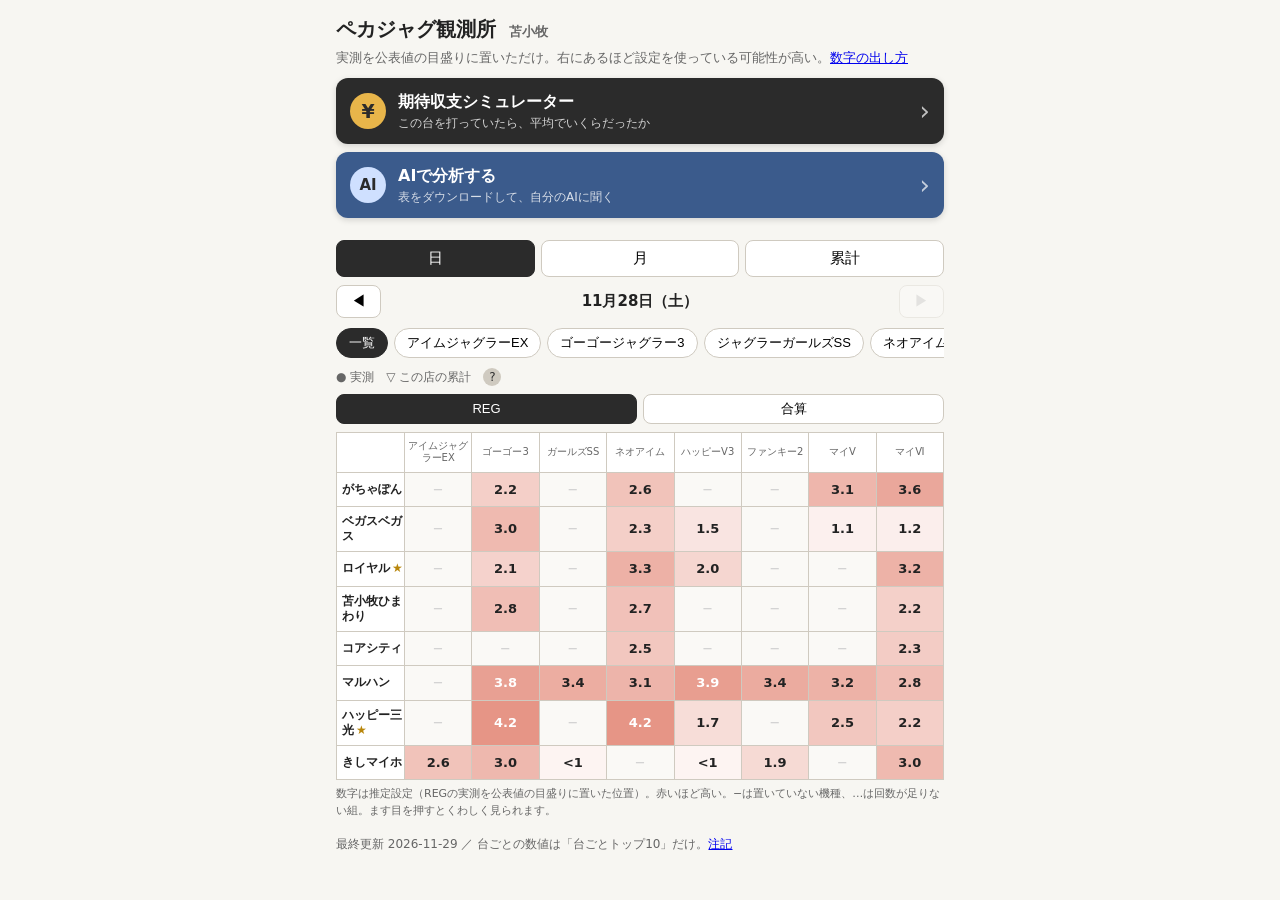
<file: index.html>
<!doctype html>
<html lang="ja">
<head>
<meta charset="utf-8">
<!-- CSP: このサイト自身のファイル以外は読み込ませず、ページに直接書いたスクリプト・見た目の指定も動かさない。
     知らない人にも公開するので、万一どこかに穴があっても見る人の端末で外の命令が動かないように（2026-10-11 アキラさん）。
     ほかの <meta>・<link> より前に置く（後ろに置くと、それより前に読んだものには効かない）。notes.html と同じ内容にそろえる。
     style 属性も止まるので、app.js は色を HTML に書かず要素に直接付けている（paintCell） -->
<meta http-equiv="Content-Security-Policy" content="default-src 'none'; script-src 'self'; style-src 'self'; img-src 'self'; connect-src 'self'; manifest-src 'self'; base-uri 'none'; form-action 'none'">
<meta name="viewport" content="width=device-width, initial-scale=1">
<!-- ホーム画面・デスクトップに「アプリ」として置けるように（2026-09-27 アキラさんの要望）。
     アイコンを描き直したら ?v= も変える。同じURLだと iPhone が古い絵を使い続けた（2026-09-27） -->
<link rel="manifest" href="manifest.webmanifest?v=20260927peka">
<link rel="icon" href="icons/favicon.ico?v=20260927peka">
<link rel="apple-touch-icon" href="icons/apple-touch-icon.png?v=20260927peka">
<meta name="apple-mobile-web-app-capable" content="yes">
<meta name="apple-mobile-web-app-title" content="ペカジャグ">
<meta name="theme-color" content="#2b2b2b">
<title>ペカジャグ観測所</title>
<meta name="description" content="苫小牧のホールのジャグラーについて、REG・合算の実測がメーカー公表値の設定1〜6のどこに位置するかを店ごとに並べています。">
<!-- ?v= は画面のファイルを変えたら書き換える。スマホが古い app.js を使い続けないように（2026-09-25） -->
<link rel="stylesheet" href="style.css?v=20261015a">
</head>
<body>
<button id="sticky" class="sticky" hidden aria-label="表示中の条件（タップで上へ）"><span id="stickyText"></span></button>
<header class="top">
  <h1>ペカジャグ観測所 <small>苫小牧</small></h1>
  <p class="lead">実測を公表値の目盛りに置いただけ。右にあるほど設定を使っている可能性が高い。<a href="notes.html">数字の出し方</a></p>
  <!-- 説明文の中の小さなリンクでは気づかれなかった（10/14 アキラさん「わかりづらい」）。タイトルのすぐ下に大きく置く -->
  <a class="simlink" href="sim.html">
    <span class="simlink-ic" aria-hidden="true">¥</span>
    <span class="simlink-tx"><b>期待収支シミュレーター</b><small>この台を打っていたら、平均でいくらだったか</small></span>
    <span class="simlink-go" aria-hidden="true">›</span>
  </a>
  <!-- 見る人が自分の AI で分析できるように、表と説明書を置いた（2026-10-15 アキラさん） -->
  <a class="simlink ailink" href="ai.html">
    <span class="simlink-ic" aria-hidden="true">AI</span>
    <span class="simlink-tx"><b>AIで分析する</b><small>表をダウンロードして、自分のAIに聞く</small></span>
    <span class="simlink-go" aria-hidden="true">›</span>
  </a>
</header>
<main id="app">
  <nav class="seg" id="period" aria-label="期間">
    <button data-v="day" class="on">日</button>
    <button data-v="month">月</button>
    <button data-v="total">累計</button>
  </nav>
  <div class="datenav">
    <button id="prev" aria-label="前へ">◀</button>
    <span id="range"></span>
    <button id="next" aria-label="次へ">▶</button>
  </div>
  <div id="split" hidden>
    <nav class="seg small" aria-label="日の種類">
      <button data-v="all" class="on">全日</button>
      <button data-v="special">特定日</button>
      <button data-v="normal">平常日</button>
    </nav>
    <nav class="seg small" aria-label="曜日">
      <button data-v="weekday">平日</button>
      <button data-v="sat">土曜</button>
      <button data-v="sun">日曜</button>
      <button data-v="holiday">祝日</button>
    </nav>
    <p class="hint">タップで表示／非表示。いくつでも色分けして重なります</p>
  </div>
  <nav class="tabs" id="machines" aria-label="機種"></nav>
  <p class="legend"><span id="dotLabel">● 実測</span>　<span id="cmpLegend">▽ <span id="cmpLabel">この店の累計</span>　</span><a href="notes.html#scale">?</a></p>
  <section id="rows"></section>
  <p class="foot">最終更新 <span id="updated"></span> ／ 台ごとの数値は「台ごとトップ10」だけ。<a href="notes.html">注記</a></p>
</main>
<script src="app.js?v=20261011a"></script>
</body>
</html>
</file>
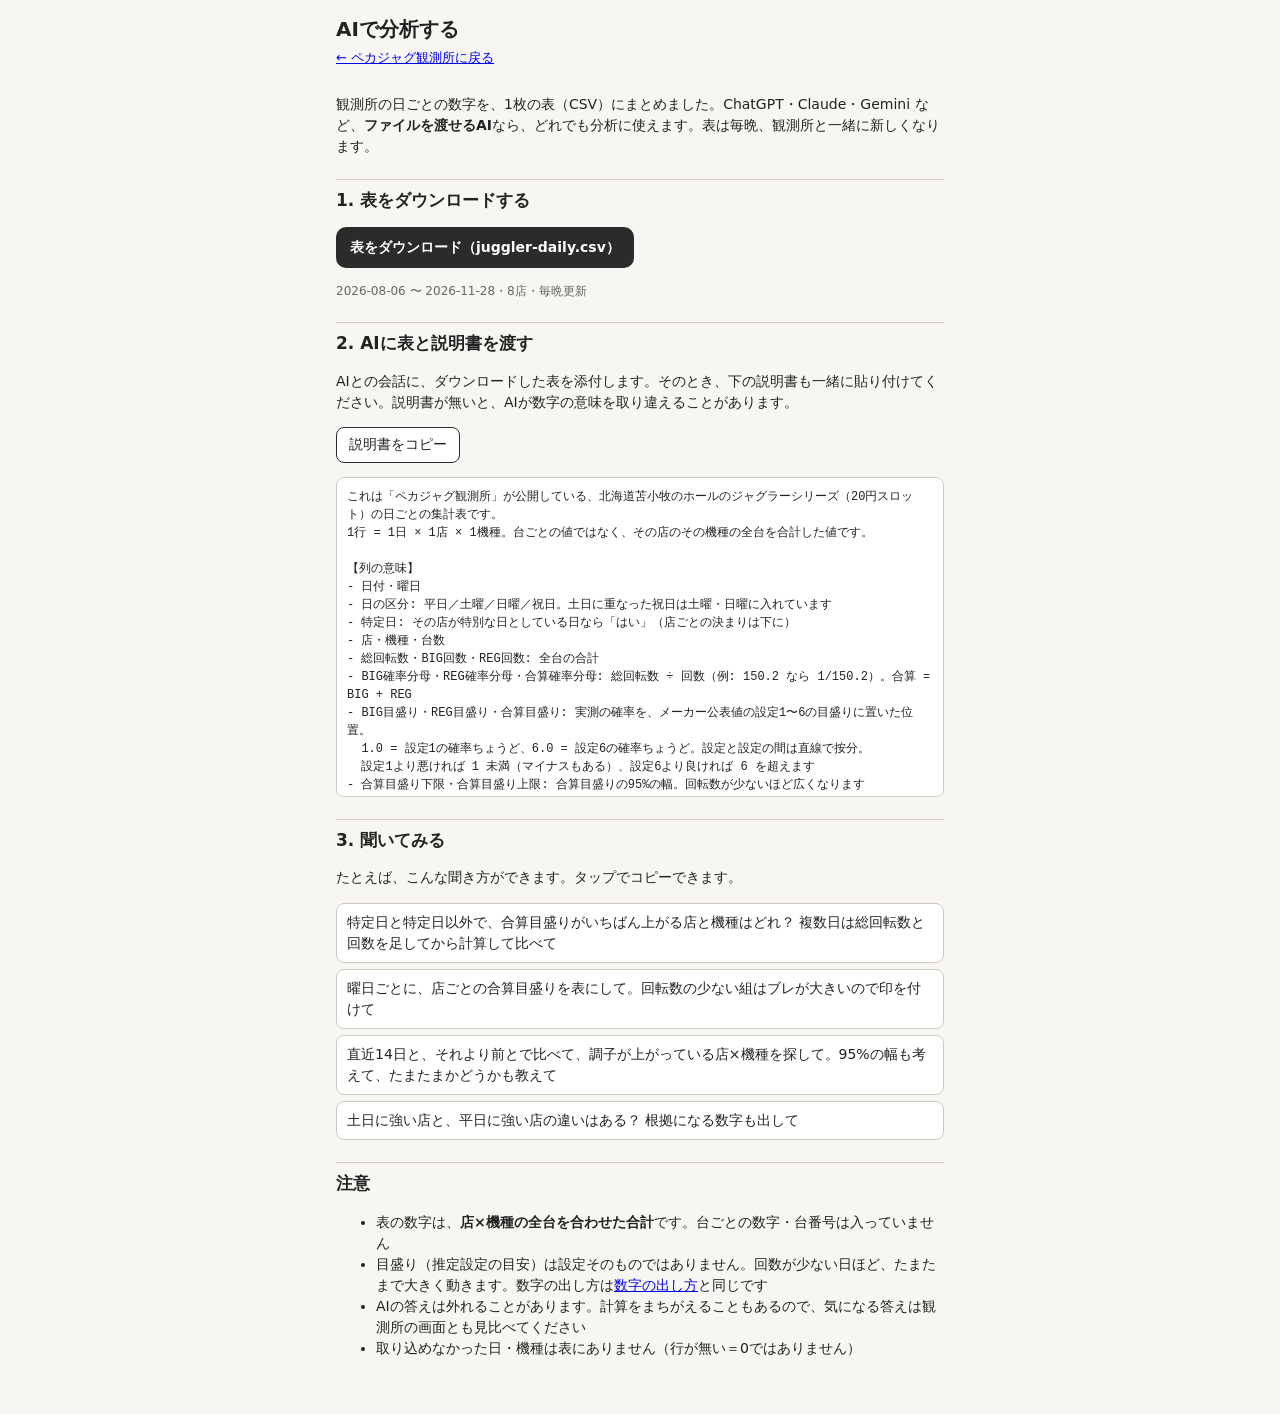
<file: ai.html>
<!doctype html>
<html lang="ja">
<head>
<meta charset="utf-8">
<!-- CSP は index.html と同じ内容にそろえる（2026-10-11 アキラさん）。ほかの <meta>・<link> より前に置く -->
<meta http-equiv="Content-Security-Policy" content="default-src 'none'; script-src 'self'; style-src 'self'; img-src 'self'; connect-src 'self'; manifest-src 'self'; base-uri 'none'; form-action 'none'">
<meta name="viewport" content="width=device-width, initial-scale=1">
<link rel="icon" href="icons/favicon.ico?v=20260927peka">
<link rel="apple-touch-icon" href="icons/apple-touch-icon.png?v=20260927peka">
<meta name="theme-color" content="#2b2b2b">
<title>AIで分析する — ペカジャグ観測所</title>
<meta name="description" content="観測所の日ごとの数字を1枚の表にしました。自分のAIに渡して、好きな切り口で分析できます。">
<link rel="stylesheet" href="style.css?v=20261015a">
</head>
<body>
<header class="top"><h1>AIで分析する</h1><p class="lead"><a href="index.html">← ペカジャグ観測所に戻る</a></p></header>
<main class="notes">
<p>観測所の日ごとの数字を、1枚の表（CSV）にまとめました。ChatGPT・Claude・Gemini など、<b>ファイルを渡せるAI</b>なら、どれでも分析に使えます。表は毎晩、観測所と一緒に新しくなります。</p>

<h2>1. 表をダウンロードする</h2>
<p><a class="dl" href="data/ai/juggler-daily.csv" download="juggler-daily.csv">表をダウンロード（juggler-daily.csv）</a></p>
<p class="sub" id="meta"></p>

<h2>2. AIに表と説明書を渡す</h2>
<p>AIとの会話に、ダウンロードした表を添付します。そのとき、下の説明書も一緒に貼り付けてください。説明書が無いと、AIが数字の意味を取り違えることがあります。</p>
<p><button type="button" class="copy" data-target="guide">説明書をコピー</button></p>
<pre class="guide" id="guide">読み込み中…</pre>

<h2>3. 聞いてみる</h2>
<p>たとえば、こんな聞き方ができます。タップでコピーできます。</p>
<ul class="asks" id="asks">
<li>特定日と特定日以外で、合算目盛りがいちばん上がる店と機種はどれ？ 複数日は総回転数と回数を足してから計算して比べて</li>
<li>曜日ごとに、店ごとの合算目盛りを表にして。回転数の少ない組はブレが大きいので印を付けて</li>
<li>直近14日と、それより前とで比べて、調子が上がっている店×機種を探して。95%の幅も考えて、たまたまかどうかも教えて</li>
<li>土日に強い店と、平日に強い店の違いはある？ 根拠になる数字も出して</li>
</ul>

<h2>注意</h2>
<ul>
<li>表の数字は、<b>店×機種の全台を合わせた合計</b>です。台ごとの数字・台番号は入っていません</li>
<li>目盛り（推定設定の目安）は設定そのものではありません。回数が少ない日ほど、たまたまで大きく動きます。数字の出し方は<a href="notes.html">数字の出し方</a>と同じです</li>
<li>AIの答えは外れることがあります。計算をまちがえることもあるので、気になる答えは観測所の画面とも見比べてください</li>
<li>取り込めなかった日・機種は表にありません（行が無い＝0ではありません）</li>
</ul>
</main>
<script src="ai.js?v=20261015a"></script>
</body>
</html>
</file>
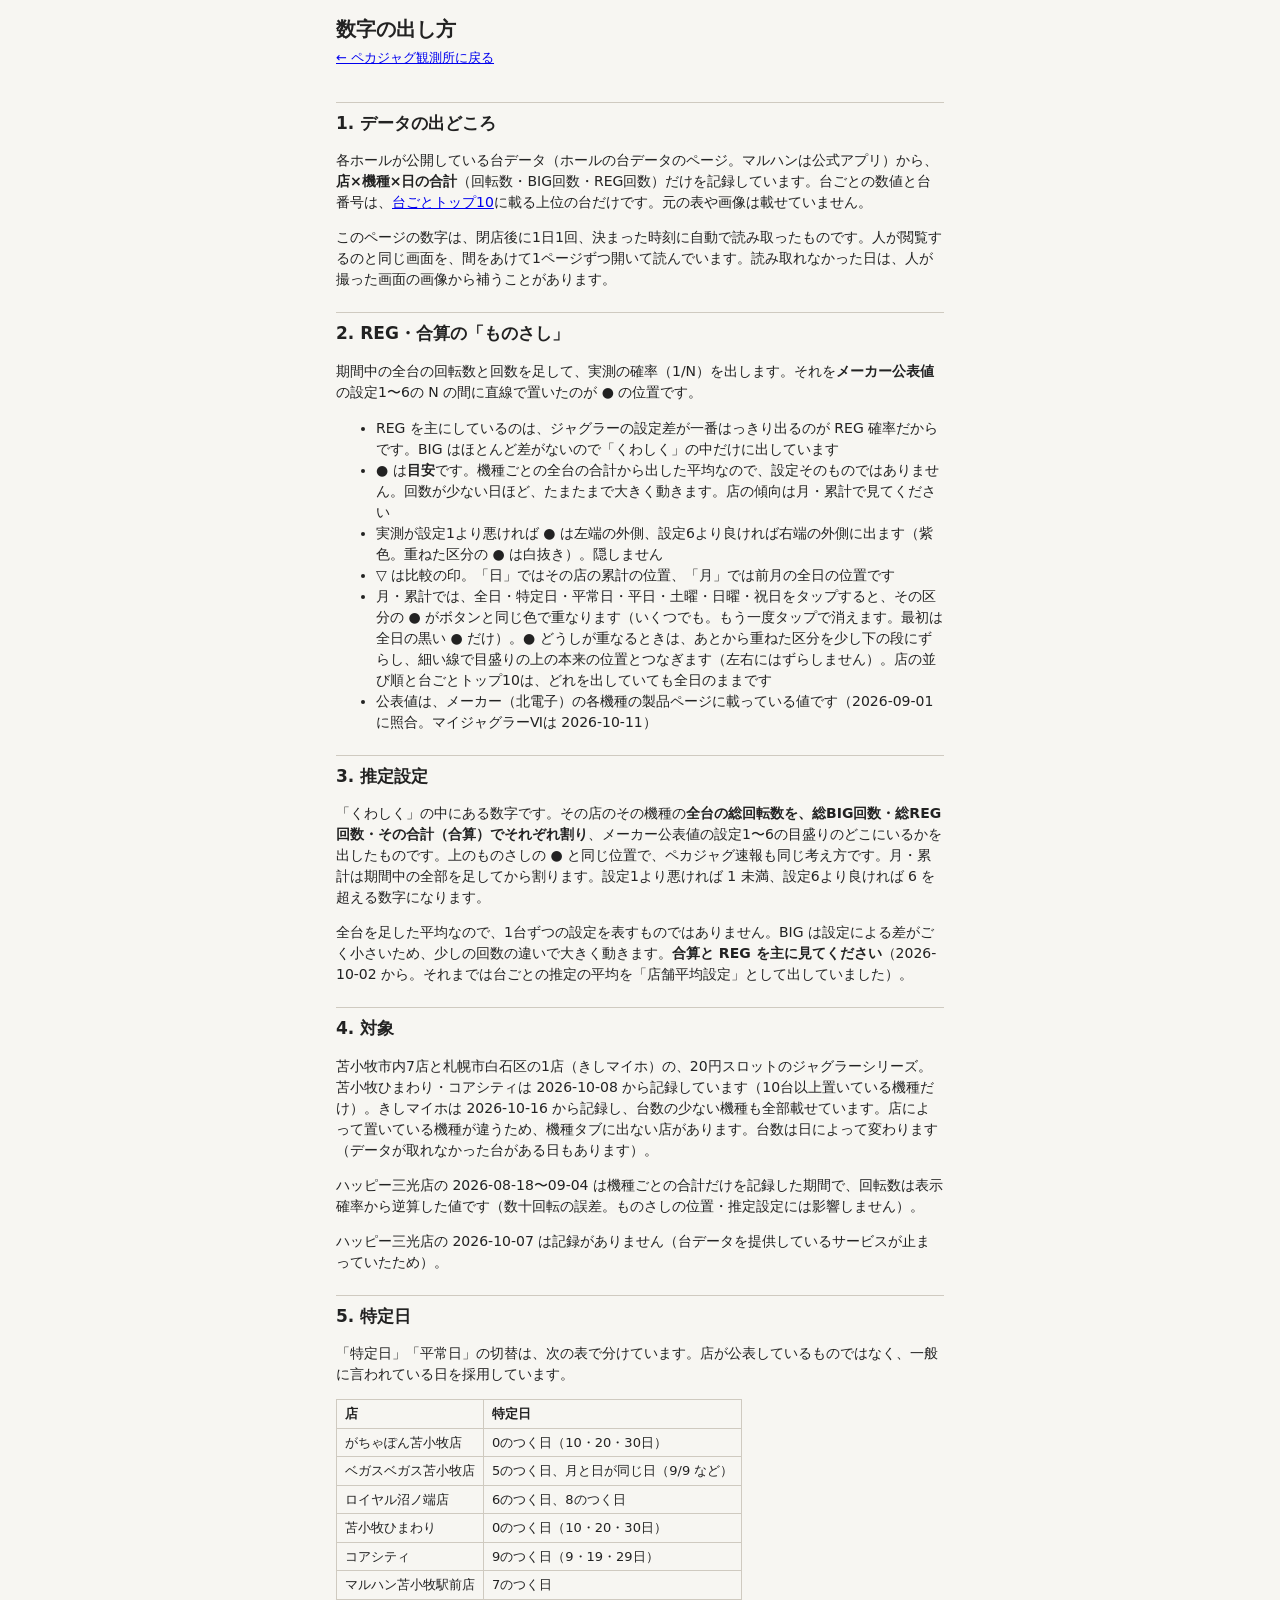
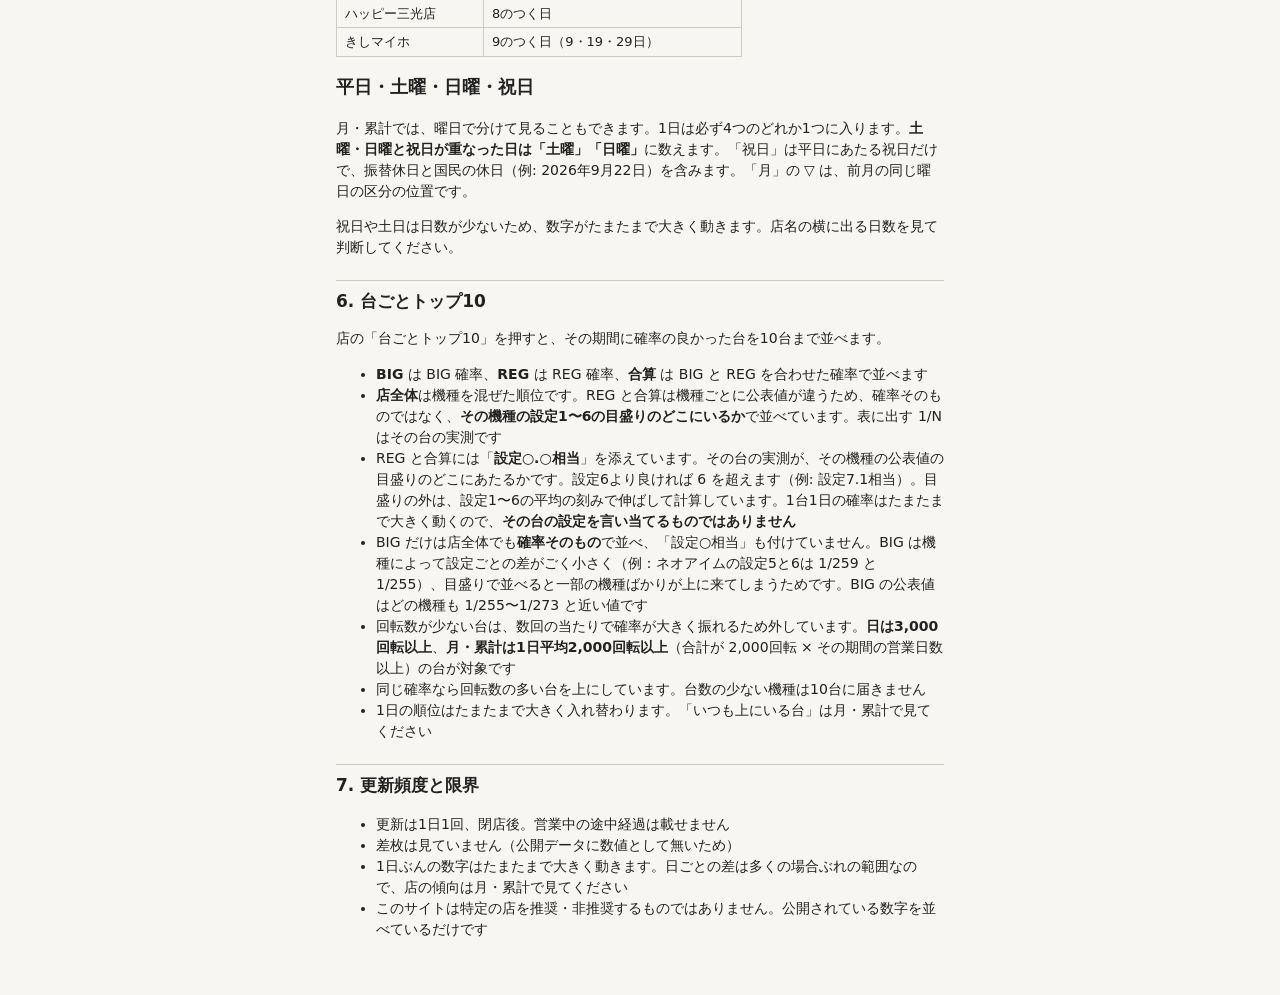
<file: notes.html>
<!doctype html>
<html lang="ja">
<head>
<meta charset="utf-8">
<!-- CSP: このサイト自身のファイル以外は読み込ませず、ページに直接書いたスクリプト・見た目の指定も動かさない。
     知らない人にも公開するので、万一どこかに穴があっても見る人の端末で外の命令が動かないように（2026-10-11 アキラさん）。
     ほかの <meta>・<link> より前に置く（後ろに置くと、それより前に読んだものには効かない）。index.html と同じ内容にそろえる -->
<meta http-equiv="Content-Security-Policy" content="default-src 'none'; script-src 'self'; style-src 'self'; img-src 'self'; connect-src 'self'; manifest-src 'self'; base-uri 'none'; form-action 'none'">
<meta name="viewport" content="width=device-width, initial-scale=1">
<!-- ホーム画面・デスクトップに「アプリ」として置けるように（2026-09-27 アキラさんの要望）。
     アイコンを描き直したら ?v= も変える。同じURLだと iPhone が古い絵を使い続けた（2026-09-27） -->
<link rel="manifest" href="manifest.webmanifest?v=20260927peka">
<link rel="icon" href="icons/favicon.ico?v=20260927peka">
<link rel="apple-touch-icon" href="icons/apple-touch-icon.png?v=20260927peka">
<meta name="apple-mobile-web-app-capable" content="yes">
<meta name="apple-mobile-web-app-title" content="ペカジャグ">
<meta name="theme-color" content="#2b2b2b">
<title>数字の出し方 — ペカジャグ観測所</title>
<link rel="stylesheet" href="style.css?v=20261015a">
</head>
<body>
<header class="top"><h1>数字の出し方</h1><p class="lead"><a href="index.html">← ペカジャグ観測所に戻る</a></p></header>
<main class="notes">
<h2 id="source">1. データの出どころ</h2>
<p>各ホールが公開している台データ（ホールの台データのページ。マルハンは公式アプリ）から、<b>店×機種×日の合計</b>（回転数・BIG回数・REG回数）だけを記録しています。台ごとの数値と台番号は、<a href="#top10">台ごとトップ10</a>に載る上位の台だけです。元の表や画像は載せていません。</p>
<p>このページの数字は、閉店後に1日1回、決まった時刻に自動で読み取ったものです。人が閲覧するのと同じ画面を、間をあけて1ページずつ開いて読んでいます。読み取れなかった日は、人が撮った画面の画像から補うことがあります。</p>

<h2 id="scale">2. REG・合算の「ものさし」</h2>
<p>期間中の全台の回転数と回数を足して、実測の確率（1/N）を出します。それを<b>メーカー公表値</b>の設定1〜6の N の間に直線で置いたのが ● の位置です。</p>
<ul>
<li>REG を主にしているのは、ジャグラーの設定差が一番はっきり出るのが REG 確率だからです。BIG はほとんど差がないので「くわしく」の中だけに出しています</li>
<li>● は<b>目安</b>です。機種ごとの全台の合計から出した平均なので、設定そのものではありません。回数が少ない日ほど、たまたまで大きく動きます。店の傾向は月・累計で見てください</li>
<li>実測が設定1より悪ければ ● は左端の外側、設定6より良ければ右端の外側に出ます（紫色。重ねた区分の ● は白抜き）。隠しません</li>
<li>▽ は比較の印。「日」ではその店の累計の位置、「月」では前月の全日の位置です</li>
<li>月・累計では、全日・特定日・平常日・平日・土曜・日曜・祝日をタップすると、その区分の ● がボタンと同じ色で重なります（いくつでも。もう一度タップで消えます。最初は全日の黒い ● だけ）。● どうしが重なるときは、あとから重ねた区分を少し下の段にずらし、細い線で目盛りの上の本来の位置とつなぎます（左右にはずらしません）。店の並び順と台ごとトップ10は、どれを出していても全日のままです</li>
<li>公表値は、メーカー（北電子）の各機種の製品ページに載っている値です（2026-09-01 に照合。マイジャグラーⅥは 2026-10-11）</li>
</ul>

<h2 id="mean">3. 推定設定</h2>
<p>「くわしく」の中にある数字です。その店のその機種の<b>全台の総回転数を、総BIG回数・総REG回数・その合計（合算）でそれぞれ割り</b>、メーカー公表値の設定1〜6の目盛りのどこにいるかを出したものです。上のものさしの ● と同じ位置で、ペカジャグ速報も同じ考え方です。月・累計は期間中の全部を足してから割ります。設定1より悪ければ 1 未満、設定6より良ければ 6 を超える数字になります。</p>
<p>全台を足した平均なので、1台ずつの設定を表すものではありません。BIG は設定による差がごく小さいため、少しの回数の違いで大きく動きます。<b>合算と REG を主に見てください</b>（2026-10-02 から。それまでは台ごとの推定の平均を「店舗平均設定」として出していました）。</p>

<h2 id="target">4. 対象</h2>
<p>苫小牧市内7店と札幌市白石区の1店（きしマイホ）の、20円スロットのジャグラーシリーズ。苫小牧ひまわり・コアシティは 2026-10-08 から記録しています（10台以上置いている機種だけ）。きしマイホは 2026-10-16 から記録し、台数の少ない機種も全部載せています。店によって置いている機種が違うため、機種タブに出ない店があります。台数は日によって変わります（データが取れなかった台がある日もあります）。</p>
<p>ハッピー三光店の 2026-08-18〜09-04 は機種ごとの合計だけを記録した期間で、回転数は表示確率から逆算した値です（数十回転の誤差。ものさしの位置・推定設定には影響しません）。</p>
<p>ハッピー三光店の 2026-10-07 は記録がありません（台データを提供しているサービスが止まっていたため）。</p>

<h2 id="special">5. 特定日</h2>
<p>「特定日」「平常日」の切替は、次の表で分けています。店が公表しているものではなく、一般に言われている日を採用しています。</p>
<table>
<tr><th>店</th><th>特定日</th></tr>
<tr><td>がちゃぽん苫小牧店</td><td>0のつく日（10・20・30日）</td></tr>
<tr><td>ベガスベガス苫小牧店</td><td>5のつく日、月と日が同じ日（9/9 など）</td></tr>
<tr><td>ロイヤル沼ノ端店</td><td>6のつく日、8のつく日</td></tr>
<tr><td>苫小牧ひまわり</td><td>0のつく日（10・20・30日）</td></tr>
<tr><td>コアシティ</td><td>9のつく日（9・19・29日）</td></tr>
<tr><td>マルハン苫小牧駅前店</td><td>7のつく日</td></tr>
<tr><td>ハッピー三光店</td><td>8のつく日</td></tr>
<tr><td>きしマイホ</td><td>9のつく日（9・19・29日）</td></tr>
</table>

<h3 id="weekday">平日・土曜・日曜・祝日</h3>
<p>月・累計では、曜日で分けて見ることもできます。1日は必ず4つのどれか1つに入ります。<b>土曜・日曜と祝日が重なった日は「土曜」「日曜」</b>に数えます。「祝日」は平日にあたる祝日だけで、振替休日と国民の休日（例: 2026年9月22日）を含みます。「月」の ▽ は、前月の同じ曜日の区分の位置です。</p>
<p>祝日や土日は日数が少ないため、数字がたまたまで大きく動きます。店名の横に出る日数を見て判断してください。</p>

<h2 id="top10">6. 台ごとトップ10</h2>
<p>店の「台ごとトップ10」を押すと、その期間に確率の良かった台を10台まで並べます。</p>
<ul>
<li><b>BIG</b> は BIG 確率、<b>REG</b> は REG 確率、<b>合算</b> は BIG と REG を合わせた確率で並べます</li>
<li><b>店全体</b>は機種を混ぜた順位です。REG と合算は機種ごとに公表値が違うため、確率そのものではなく、<b>その機種の設定1〜6の目盛りのどこにいるか</b>で並べています。表に出す 1/N はその台の実測です</li>
<li>REG と合算には「<b>設定○.○相当</b>」を添えています。その台の実測が、その機種の公表値の目盛りのどこにあたるかです。設定6より良ければ 6 を超えます（例: 設定7.1相当）。目盛りの外は、設定1〜6の平均の刻みで伸ばして計算しています。1台1日の確率はたまたまで大きく動くので、<b>その台の設定を言い当てるものではありません</b></li>
<li>BIG だけは店全体でも<b>確率そのもの</b>で並べ、「設定○相当」も付けていません。BIG は機種によって設定ごとの差がごく小さく（例：ネオアイムの設定5と6は 1/259 と 1/255）、目盛りで並べると一部の機種ばかりが上に来てしまうためです。BIG の公表値はどの機種も 1/255〜1/273 と近い値です</li>
<li>回転数が少ない台は、数回の当たりで確率が大きく振れるため外しています。<b>日は3,000回転以上</b>、<b>月・累計は1日平均2,000回転以上</b>（合計が 2,000回転 × その期間の営業日数 以上）の台が対象です</li>
<li>同じ確率なら回転数の多い台を上にしています。台数の少ない機種は10台に届きません</li>
<li>1日の順位はたまたまで大きく入れ替わります。「いつも上にいる台」は月・累計で見てください</li>
</ul>

<h2 id="limits">7. 更新頻度と限界</h2>
<ul>
<li>更新は1日1回、閉店後。営業中の途中経過は載せません</li>
<li>差枚は見ていません（公開データに数値として無いため）</li>
<li>1日ぶんの数字はたまたまで大きく動きます。日ごとの差は多くの場合ぶれの範囲なので、店の傾向は月・累計で見てください</li>
<li>このサイトは特定の店を推奨・非推奨するものではありません。公開されている数字を並べているだけです</li>
</ul>
</main>
</body>
</html>
</file>
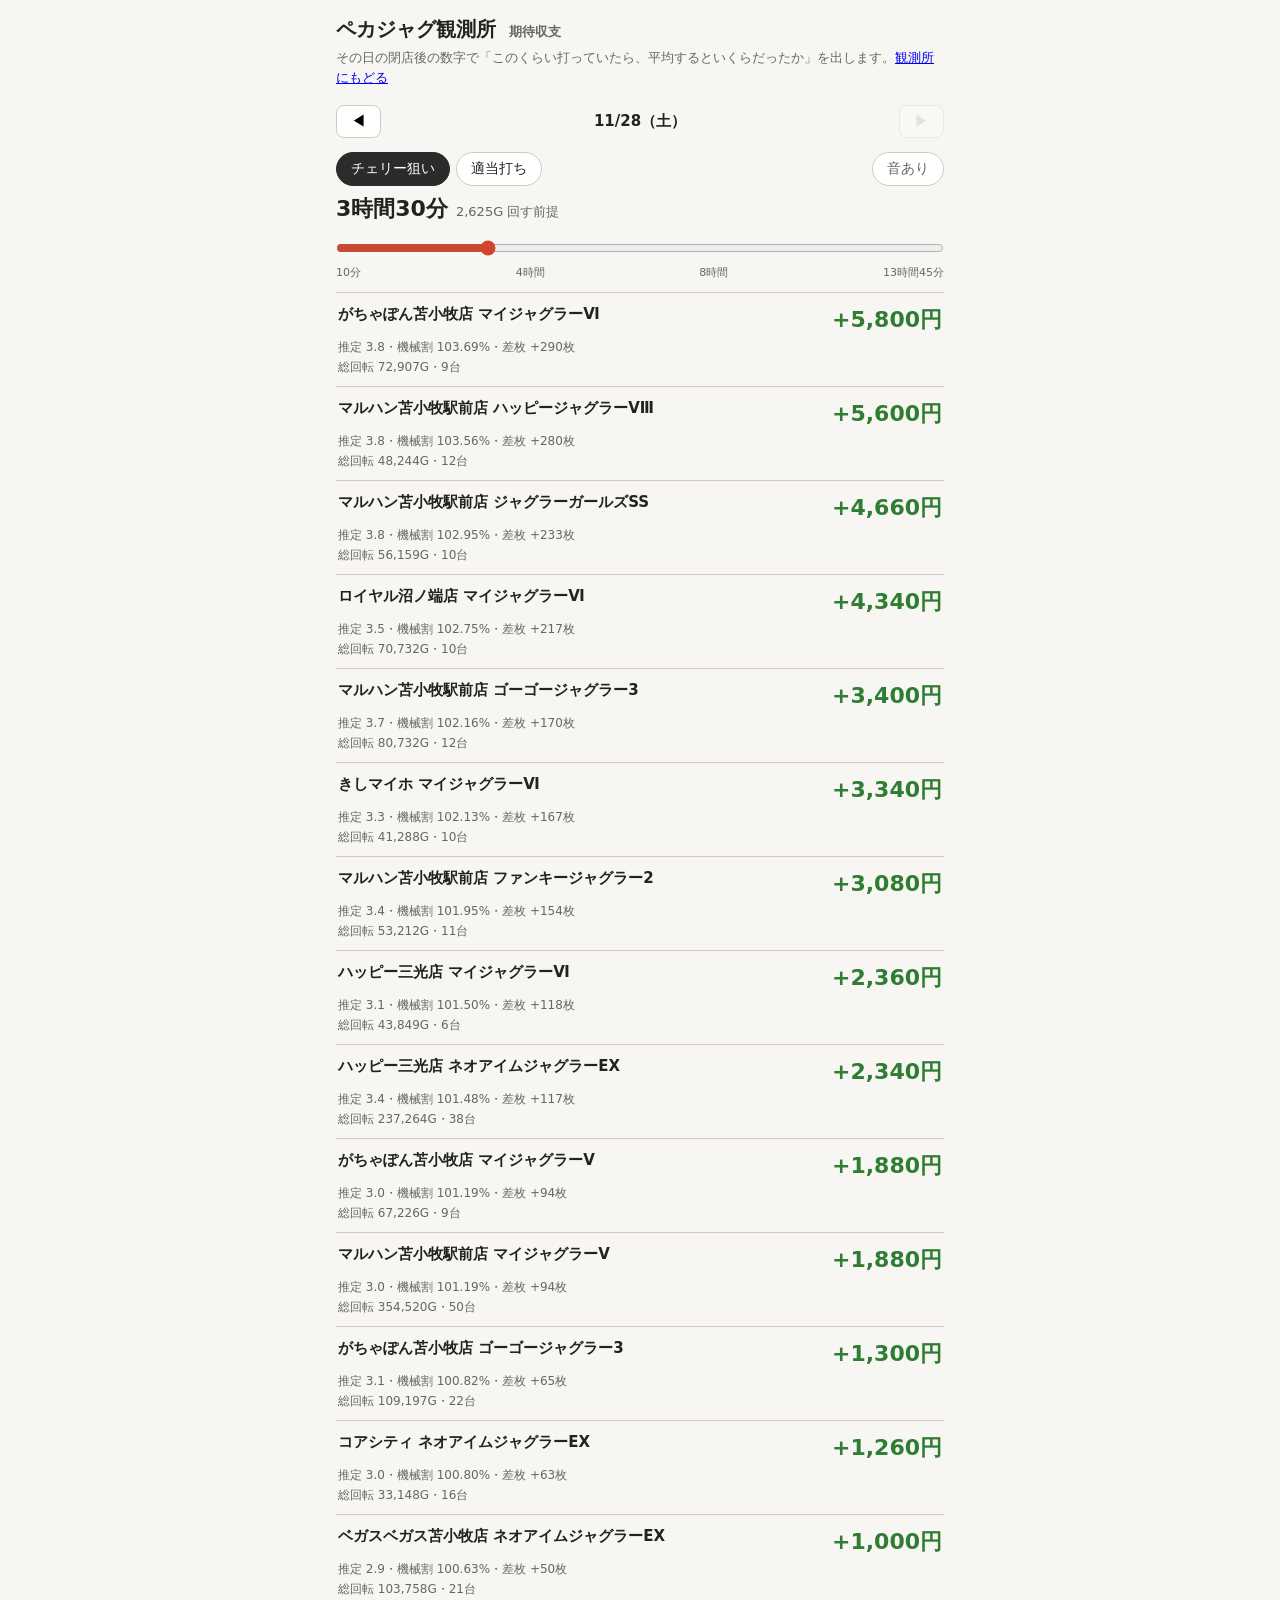
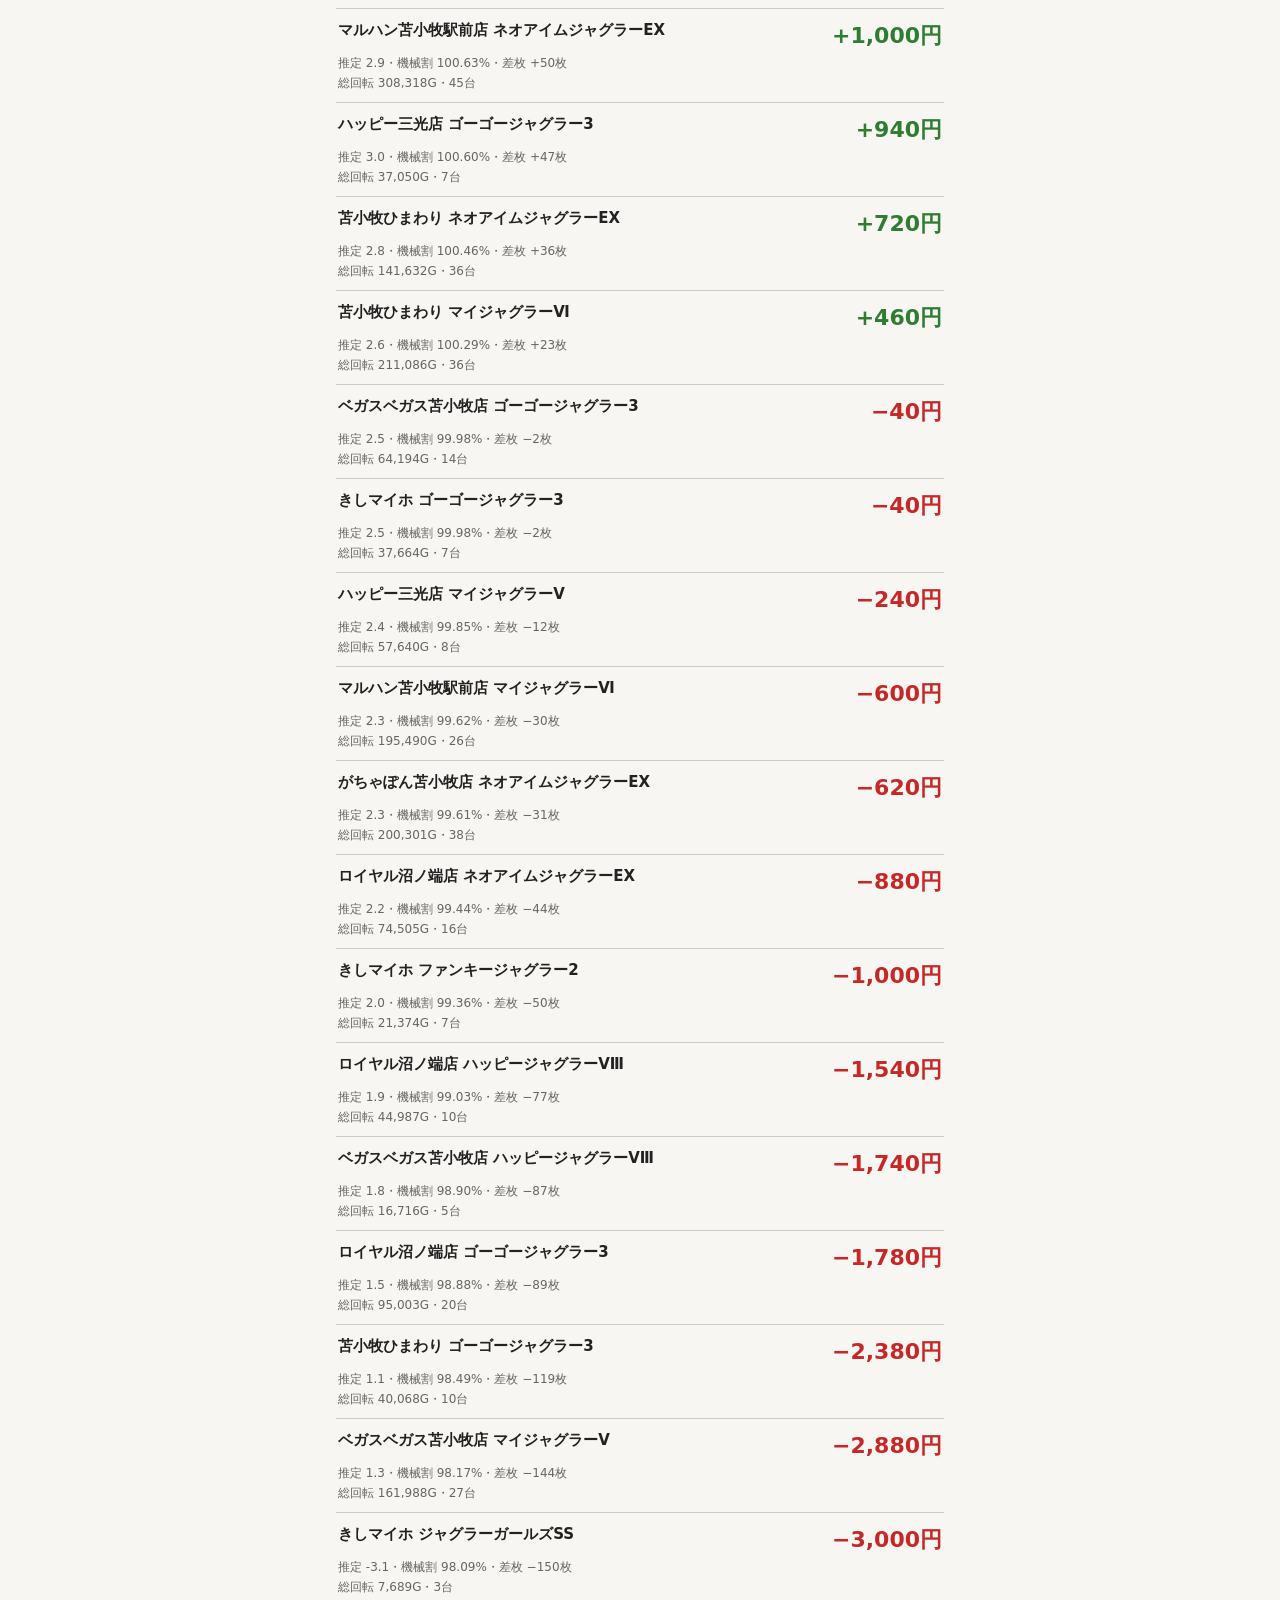
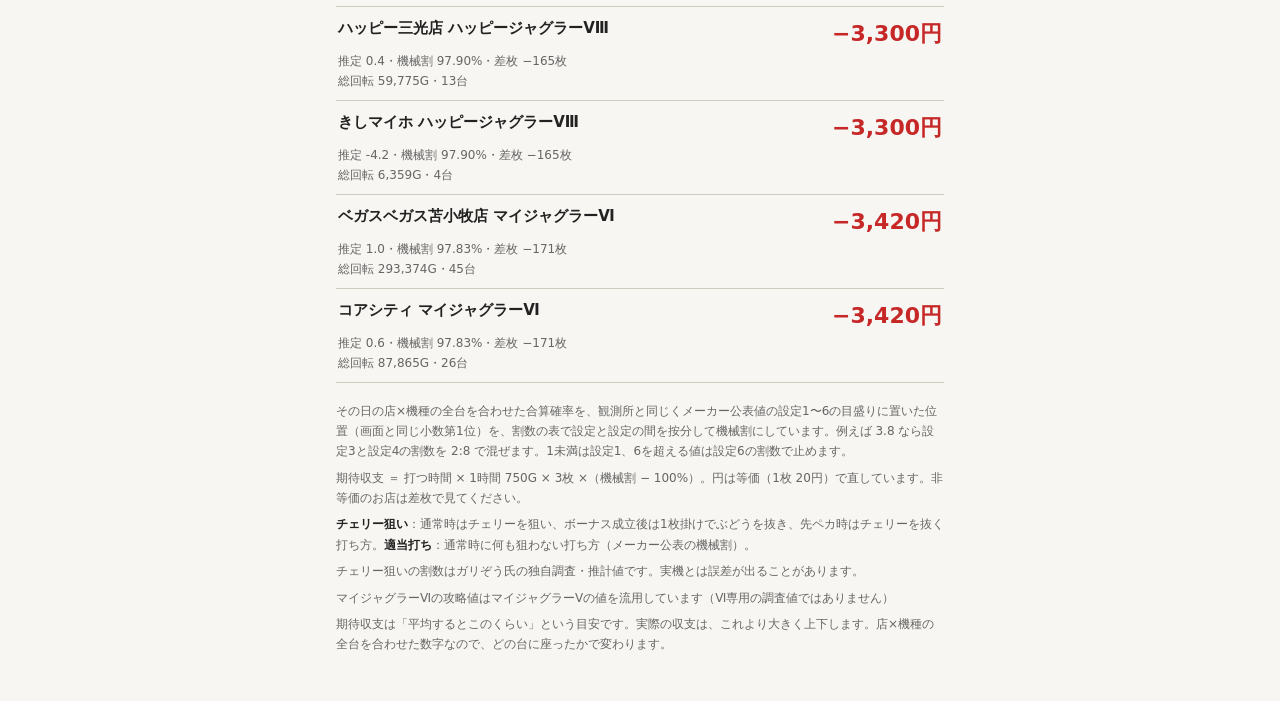
<file: sim.html>
<!doctype html>
<html lang="ja">
<head>
<meta charset="utf-8">
<!-- CSP は index.html と同じ内容にそろえる（2026-10-11 アキラさん）。ほかの <meta>・<link> より前に置く -->
<meta http-equiv="Content-Security-Policy" content="default-src 'none'; script-src 'self'; style-src 'self'; img-src 'self'; connect-src 'self'; manifest-src 'self'; base-uri 'none'; form-action 'none'">
<meta name="viewport" content="width=device-width, initial-scale=1">
<link rel="icon" href="icons/favicon.ico?v=20260927peka">
<link rel="apple-touch-icon" href="icons/apple-touch-icon.png?v=20260927peka">
<meta name="theme-color" content="#2b2b2b">
<title>ペカジャグ観測所 期待収支</title>
<meta name="description" content="閉店後の確定データから、店×機種ごとに打ち方と打つ時間で期待収支を出します。">
<link rel="stylesheet" href="style.css?v=20261015a">
<link rel="stylesheet" href="sim.css?v=20261013a">
</head>
<body>
<header class="top">
  <h1>ペカジャグ観測所 <small>期待収支</small></h1>
  <p class="lead">その日の閉店後の数字で「このくらい打っていたら、平均するといくらだったか」を出します。<a href="index.html">観測所にもどる</a></p>
</header>
<main>
  <div class="datenav">
    <button id="prev" aria-label="前の日">◀</button>
    <span id="range"></span>
    <button id="next" aria-label="次の日">▶</button>
  </div>
  <section class="simctl" id="controls" hidden>
    <div class="chips"><span class="chips" id="styles"></span><button type="button" id="sound" class="sound"></button></div>
    <p class="time"><b id="time-text"></b><span id="games-text"></span></p>
    <input type="range" id="time" min="1" step="1" aria-label="打つ時間（10分刻み）">
    <div class="ticks" aria-hidden="true"><span>10分</span><span>4時間</span><span>8時間</span><span>13時間45分</span></div>
  </section>
  <section id="rows"></section>
  <div class="notes">
    <p>その日の店×機種の全台を合わせた合算確率を、観測所と同じくメーカー公表値の設定1〜6の目盛りに置いた位置（画面と同じ小数第1位）を、割数の表で設定と設定の間を按分して機械割にしています。例えば 3.8 なら設定3と設定4の割数を 2:8 で混ぜます。1未満は設定1、6を超える値は設定6の割数で止めます。</p>
    <p>期待収支 ＝ 打つ時間 × 1時間 750G × 3枚 ×（機械割 − 100%）。円は等価（1枚 20円）で直しています。非等価のお店は差枚で見てください。</p>
    <p><b>チェリー狙い</b>：通常時はチェリーを狙い、ボーナス成立後は1枚掛けでぶどうを抜き、先ペカ時はチェリーを抜く打ち方。<b>適当打ち</b>：通常時に何も狙わない打ち方（メーカー公表の機械割）。</p>
    <p>チェリー狙いの割数はガリぞう氏の独自調査・推計値です。実機とは誤差が出ることがあります。</p>
    <p id="notes"></p>
    <p>期待収支は「平均するとこのくらい」という目安です。実際の収支は、これより大きく上下します。店×機種の全台を合わせた数字なので、どの台に座ったかで変わります。</p>
  </div>
</main>
<script src="sim.js?v=20261016a"></script>
</body>
</html>
</file>
<file: style.css>
:root{--bg:#f7f6f2;--fg:#222;--sub:#666;--line:#cfcac0;--card:#fff;--on:#2b2b2b;--dot:#d3452b;--cmp:#555;--out:#8a2be2}
*{box-sizing:border-box}
[hidden]{display:none !important}
body{margin:0;background:var(--bg);color:var(--fg);font:15px/1.5 system-ui,-apple-system,"Segoe UI","Hiragino Sans","Noto Sans JP",sans-serif}
.top{max-width:640px;margin:0 auto;padding:14px 16px 4px}
h1{margin:0;font-size:20px}h1 small{font-size:13px;color:var(--sub);margin-left:6px}
.lead{margin:4px 0 0;font-size:13px;color:var(--sub)}
main{max-width:640px;margin:0 auto;padding:8px 16px 40px}
.seg{display:flex;gap:6px;margin:8px 0}
.seg button{flex:1;padding:8px 0;border:1px solid var(--line);background:var(--card);border-radius:8px;font-size:15px}
.seg.small button{padding:5px 0;font-size:13px}
.seg button.on{background:var(--on);color:#fff;border-color:var(--on)}
.datenav{display:flex;align-items:center;justify-content:space-between;margin:6px 0}
.datenav button{border:1px solid var(--line);background:var(--card);border-radius:8px;padding:6px 14px;font-size:15px}
.datenav button:disabled{opacity:.3}
#range{font-weight:600}
.tabs{display:flex;gap:6px;overflow-x:auto;padding:4px 0;-webkit-overflow-scrolling:touch}
.tabs button{white-space:nowrap;border:1px solid var(--line);background:var(--card);border-radius:999px;padding:5px 12px;font-size:13px}
.tabs button.on{background:var(--on);color:#fff;border-color:var(--on)}
.legend{font-size:12px;color:var(--sub);margin:6px 0}
.legend a,.q{display:inline-block;width:18px;height:18px;line-height:18px;text-align:center;border-radius:50%;background:var(--line);color:#333;text-decoration:none;font-size:12px}
.shop{background:var(--card);border:1px solid var(--line);border-radius:10px;padding:10px 12px;margin:8px 0}
.shop header{display:flex;align-items:baseline;gap:8px;margin-bottom:4px}
.shop header b{font-size:16px}.shop header span{font-size:12px;color:var(--sub)}
.shop header em{font-style:normal;font-size:12px;color:#b8860b}
.line{display:grid;grid-template-columns:34px 1fr 62px;align-items:center;gap:6px}
.lbl{font-size:12px;color:var(--sub)}.val{font-size:13px;text-align:right;font-variant-numeric:tabular-nums}
.scale{width:100%;height:30px;display:block}.scale.tall{height:44px}
.tether{stroke:var(--c);stroke-width:1.2}
.axis{stroke:#999;stroke-width:1}.tick{stroke:#bbb;stroke-width:1}.tl{font-size:8px;fill:#999;text-anchor:middle}
.dot{fill:var(--c-all)}.dot.out{fill:var(--out)}
.cmp{fill:var(--cmp)}.none{font-size:9px;fill:#aaa;text-anchor:middle}
details{margin-top:4px;font-size:12px;color:var(--sub)}summary{cursor:pointer}
details table{border-collapse:collapse;margin-top:4px}details td{padding:1px 8px 1px 0}
details .cnt{margin:2px 0 4px;font-variant-numeric:tabular-nums}
details .cnt th{font-weight:400;font-size:11px;text-align:right;padding:0 0 0 18px}
details .cnt td{text-align:right;padding:0 0 0 18px;color:var(--fg)}
details .cnt th:first-child,details .cnt td:first-child{padding-left:0}
.sticky{position:fixed;top:0;left:0;right:0;z-index:10;display:block;width:100%;margin:0;border:0;border-bottom:1px solid var(--line);
  background:rgba(247,246,242,.93);-webkit-backdrop-filter:blur(6px);backdrop-filter:blur(6px);
  padding:6px 16px;padding-top:calc(6px + env(safe-area-inset-top));font:inherit;font-size:12px;color:var(--fg);text-align:left;cursor:pointer}
.sticky>span{display:block;max-width:608px;margin:0 auto;white-space:nowrap;overflow:hidden;text-overflow:ellipsis}
.sticky i{font-style:normal;color:var(--line);margin:0 4px}
.sticky [class^="c-"]{color:var(--c);font-weight:600}
.shop.absent{opacity:.55;padding:8px 12px}
.shop.absent header{margin:0}.shop.absent p{margin:2px 0 0;font-size:12px;color:var(--sub)}
.top10 summary{font-weight:600;color:var(--fg)}
.top10 .seg{margin:6px 0}
.pills{display:flex;flex-wrap:wrap;gap:6px;margin:6px 0}
.pills button{border:1px solid var(--line);background:var(--card);border-radius:999px;padding:4px 10px;font-size:12px;color:var(--fg)}
.pills button.on{background:var(--on);color:#fff;border-color:var(--on)}
.toptable{width:100%;border-collapse:collapse;font-size:13px;color:var(--fg);font-variant-numeric:tabular-nums}
.toptable tr{border-bottom:1px solid #eee}
.toptable td{padding:4px 4px 4px 0;white-space:nowrap}
.toptable .rk{color:var(--sub);width:34px}
.toptable .no{font-weight:600}.toptable .no small{display:block;font-weight:400;font-size:10px;color:var(--sub)}
.toptable .rt,.toptable .gm{text-align:right}
.toptable .rt small{display:block;font-size:10px;color:var(--dot)}
.toptable .br{text-align:right;font-size:11px;color:var(--sub)}
.cond{font-size:11px;color:var(--sub);margin:6px 0 0}
/* 区分の色。ボタンの文字・重ねる ● ・下の数字で同じ色を使う。紫は目盛りの外なので使わない */
:root{--c-all:#222;--c-special:#d3452b;--c-normal:#1f6fd6;--c-weekday:#8a6a2f;--c-sat:#0f9fb0;--c-sun:#e8890c;--c-holiday:#e0569b}
.c-all{--c:var(--c-all)}.c-special,#split [data-v=special]{--c:var(--c-special)}.c-normal,#split [data-v=normal]{--c:var(--c-normal)}
.c-weekday,#split [data-v=weekday]{--c:var(--c-weekday)}.c-sat,#split [data-v=sat]{--c:var(--c-sat)}
.c-sun,#split [data-v=sun]{--c:var(--c-sun)}.c-holiday,#split [data-v=holiday]{--c:var(--c-holiday)}
#split [data-v=all]{--c:var(--c-all)}
#split button{color:var(--c);font-weight:600}
#split button.on{background:var(--c);border-color:var(--c);color:#fff}
.legend .c-all{color:var(--c-all);font-weight:600}
.hint{font-size:11px;color:var(--sub);margin:0 0 4px}
.ov{fill:var(--c);stroke:#fff;stroke-width:1.5}.ov.out{fill:#fff;stroke:var(--c);stroke-width:2}
.dot{stroke:#fff;stroke-width:1.5}
.ovl{border-collapse:collapse;font-size:12px;margin:2px 0 0 40px;font-variant-numeric:tabular-nums;color:var(--fg)}
.ovl td{padding:0 10px 0 0;white-space:nowrap}.ovl .k{color:var(--c);font-weight:600}
.foot{font-size:12px;color:var(--sub);margin-top:16px}
.empty{color:var(--sub);text-align:center;padding:24px 0}
/* 店×機種の一覧（2026-10-08） */
.grid{width:100%;border-collapse:collapse;table-layout:fixed;background:var(--card);font-variant-numeric:tabular-nums;margin-top:4px}
.grid th,.grid td{border:1px solid var(--line);text-align:center;padding:7px 1px;font-size:13px}
.grid th{font-weight:400;font-size:10px;line-height:1.25;color:var(--sub);word-break:break-all}
.grid th.sh{width:68px;text-align:left;padding-left:5px;font-size:12px;color:var(--fg);font-weight:600}
.grid th.sh em{font-style:normal;color:#b8860b;margin-left:2px}
.grid td.cell{cursor:pointer;font-weight:600}
.grid td.nodata{color:#aaa;font-weight:400}
.grid td.na{color:#ccc;background:#faf9f6}
.grid td.pick{outline:3px solid var(--on);outline-offset:-3px}
.grid tr.absent th{opacity:.5}
.gridnote{font-size:11px;color:var(--sub);margin:6px 0}
.pickhead{margin:12px 0 -4px;font-size:13px;font-weight:600}
.allshops{display:block;width:100%;margin:4px 0 8px;padding:8px;border:1px solid var(--line);background:var(--card);border-radius:8px;font-size:13px;color:var(--fg)}
/* 注記ページだけの見た目。ページの中の <style> は CSP で止めるのでここに置く（2026-10-11）。
   :where で包むのは、元の「main h2」などと同じ強さのままにして、ほかの指定との勝ち負けを変えないため */
main:where(.notes) h2{font-size:17px;margin:22px 0 6px;padding-top:8px;border-top:1px solid var(--line)}
main:where(.notes) p,main:where(.notes) li{font-size:14px}
main:where(.notes) table{border-collapse:collapse;font-size:13px}
main:where(.notes) td,main:where(.notes) th{border:1px solid var(--line);padding:4px 8px;text-align:left}
/* 期待収支への入口（2026-10-14 アキラさん「わかりづらい」）。押せる物だと一目で分かるよう、横いっぱいのカードにする */
.simlink{display:flex;align-items:center;gap:12px;margin:10px 0 2px;padding:12px 14px;border-radius:12px;background:var(--on);color:#fff;text-decoration:none;box-shadow:0 2px 6px rgba(0,0,0,.15)}
.simlink:active{transform:translateY(1px);box-shadow:0 1px 3px rgba(0,0,0,.15)}
.simlink-ic{flex:none;width:36px;height:36px;border-radius:50%;background:#e8b54a;color:#2b2b2b;font-weight:700;font-size:19px;line-height:36px;text-align:center}
.simlink-tx{flex:1;min-width:0;display:flex;flex-direction:column}
.simlink-tx b{font-size:16px}
.simlink-tx small{font-size:12px;opacity:.8}
.simlink-go{flex:none;font-size:26px;line-height:1;opacity:.7}
/* AIで分析する（ai.html）。説明書は長いので枠の中で折り返し、スマホでも横にはみ出さないように */
.dl{display:inline-block;padding:10px 14px;border-radius:10px;background:var(--on);color:#fff;text-decoration:none;font-weight:700}
.copy{padding:8px 12px;border-radius:8px;border:1px solid var(--on);background:var(--card);color:var(--fg);font-size:14px}
.guide{white-space:pre-wrap;word-break:break-word;max-height:320px;overflow:auto;padding:10px;border:1px solid var(--line);border-radius:8px;background:var(--card);font-size:12px;line-height:1.5}
.asks li{cursor:pointer;margin:6px 0;padding:8px 10px;border:1px solid var(--line);border-radius:8px;background:var(--card);list-style:none}
.asks{padding-left:0}
.asks li.copied{border-color:var(--on);background:#efe9d8}
.sub{font-size:12px;color:var(--sub)}
.simlink.ailink{margin-top:8px;background:#3b5b8c}
.simlink.ailink .simlink-ic{background:#cfe0ff;font-size:15px}
</file>
<file: sim.css>
/* 期待収支。色と基本の見た目は style.css をそのまま使う */
.simctl{position:sticky;top:0;z-index:5;background:var(--bg);padding:8px 0 10px;border-bottom:1px solid var(--line);display:grid;gap:6px}
.chips{display:flex;gap:6px;flex-wrap:wrap;align-items:center}
.chips button{border:1px solid var(--line);background:var(--card);border-radius:999px;padding:7px 14px;font-size:14px;color:var(--fg)}
.chips button.on{background:var(--on);color:#fff;border-color:var(--on)}
.chips .sound{margin-left:auto;color:var(--sub)}
.time{display:flex;align-items:baseline;gap:8px;flex-wrap:wrap;margin:0}
.time b{font-size:22px;font-variant-numeric:tabular-nums}
.time span{color:var(--sub);font-size:13px;font-variant-numeric:tabular-nums}
input[type="range"]{width:100%;height:34px;margin:0;accent-color:var(--dot)}
.ticks{display:flex;justify-content:space-between;font-size:11px;color:var(--sub);margin-top:-6px}
.sim{display:grid;grid-template-columns:minmax(0,1fr) auto;gap:2px 10px;padding:10px 2px;border-bottom:1px solid var(--line)}
.sim .name{font-weight:600;min-width:0}
.sim .yen{font-size:22px;font-weight:700;text-align:right;white-space:nowrap;font-variant-numeric:tabular-nums}
.sim .yen.plus{color:#2e7d32}.sim .yen.minus{color:#c62828}
.sim .sub{grid-column:1/3;font-size:12px;color:var(--sub);font-variant-numeric:tabular-nums}
.empty{color:var(--sub);padding:14px 0}
.notes{margin-top:18px;font-size:12px;color:var(--sub);line-height:1.7}
.notes p{margin:0 0 6px}.notes b{color:var(--fg)}
</file>
